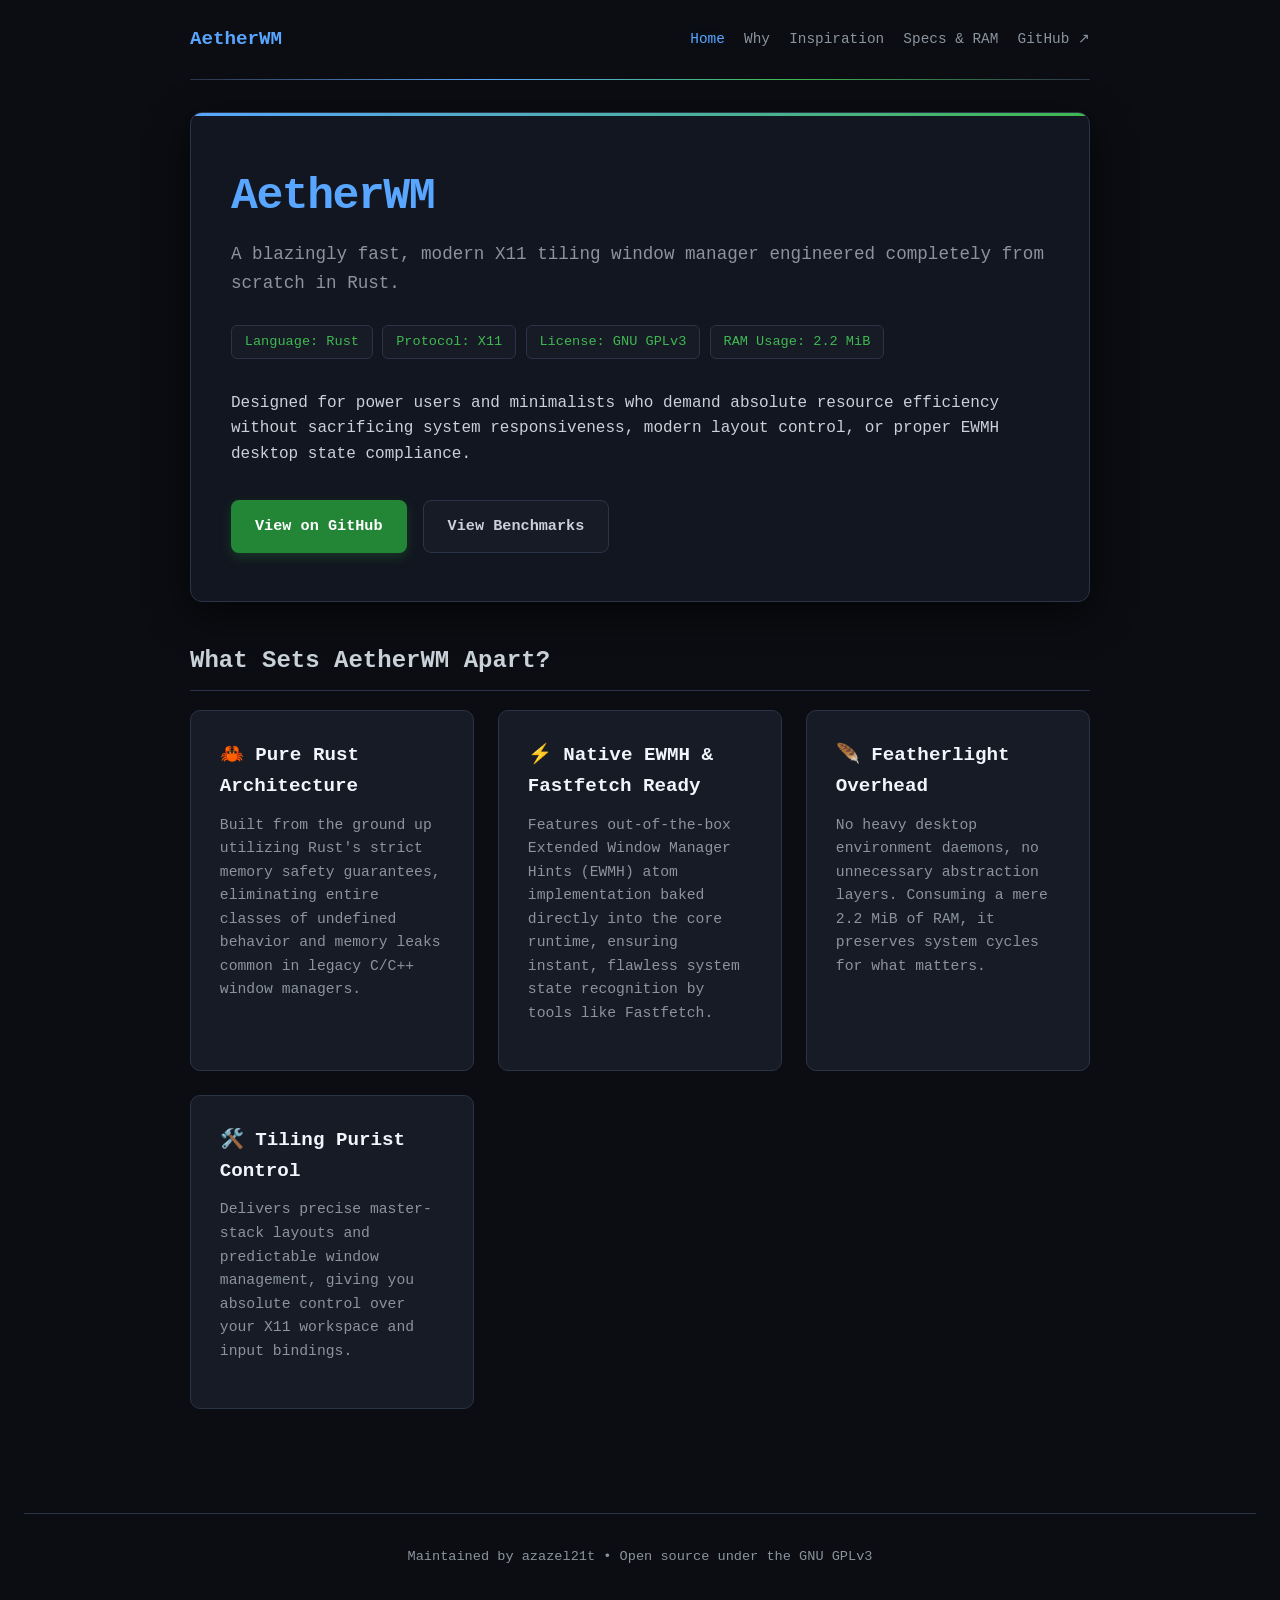
<file: index.html>
<!DOCTYPE html>
<html lang="en">
<head><link rel="icon" type="image/svg+xml" href="icon.svg">
    <meta charset="UTF-8">
    <meta name="viewport" content="width=device-width, initial-scale=1.0">
    <title>AetherWM — Uncompromising Rust X11 Tiling Window Manager</title>
    <link rel="stylesheet" href="style.css">
</head>
<body>
    <nav class="navbar">
        <a href="index.html" class="nav-brand">AetherWM</a>
        <div class="nav-links">
            <a href="index.html" class="active">Home</a>
            <a href="why.html">Why</a>
            <a href="inspiration.html">Inspiration</a>
            <a href="specs.html">Specs & RAM</a>
            <a href="https://github.com/azazel21t/AetherWM" target="_blank">GitHub ↗</a>
        </div>
    </nav>

    <div class="container">
        <header>
            <h1>AetherWM</h1>
            <div class="subtitle">A blazingly fast, modern X11 tiling window manager engineered completely from scratch in Rust.</div>
            
            <div class="badge-container">
                <span class="badge">Language: Rust</span>
                <span class="badge">Protocol: X11</span>
                <span class="badge">License: GNU GPLv3</span>
                <span class="badge">RAM Usage: 2.2 MiB</span>
            </div>

            <p>Designed for power users and minimalists who demand absolute resource efficiency without sacrificing system responsiveness, modern layout control, or proper EWMH desktop state compliance.</p>

            <div class="btn-container">
                <a href="https://github.com/azazel21t/AetherWM" class="btn">View on GitHub</a>
                <a href="specs.html" class="btn btn-secondary">View Benchmarks</a>
            </div>
        </header>

        <h2 class="section-title">What Sets AetherWM Apart?</h2>
        <div class="features-grid">
            <div class="feature-card">
                <h3>🦀 Pure Rust Architecture</h3>
                <p>Built from the ground up utilizing Rust's strict memory safety guarantees, eliminating entire classes of undefined behavior and memory leaks common in legacy C/C++ window managers.</p>
            </div>
            <div class="feature-card">
                <h3>⚡ Native EWMH & Fastfetch Ready</h3>
                <p>Features out-of-the-box Extended Window Manager Hints (EWMH) atom implementation baked directly into the core runtime, ensuring instant, flawless system state recognition by tools like Fastfetch.</p>
            </div>
            <div class="feature-card">
                <h3>🪶 Featherlight Overhead</h3>
                <p>No heavy desktop environment daemons, no unnecessary abstraction layers. Consuming a mere 2.2 MiB of RAM, it preserves system cycles for what matters.</p>
            </div>
            <div class="feature-card">
                <h3>🛠️ Tiling Purist Control</h3>
                <p>Delivers precise master-stack layouts and predictable window management, giving you absolute control over your X11 workspace and input bindings.</p>
            </div>
        </div>
    </div>

    <footer>
        Maintained by azazel21t • Open source under the GNU GPLv3
    </footer>
</body>
</html>
</file>
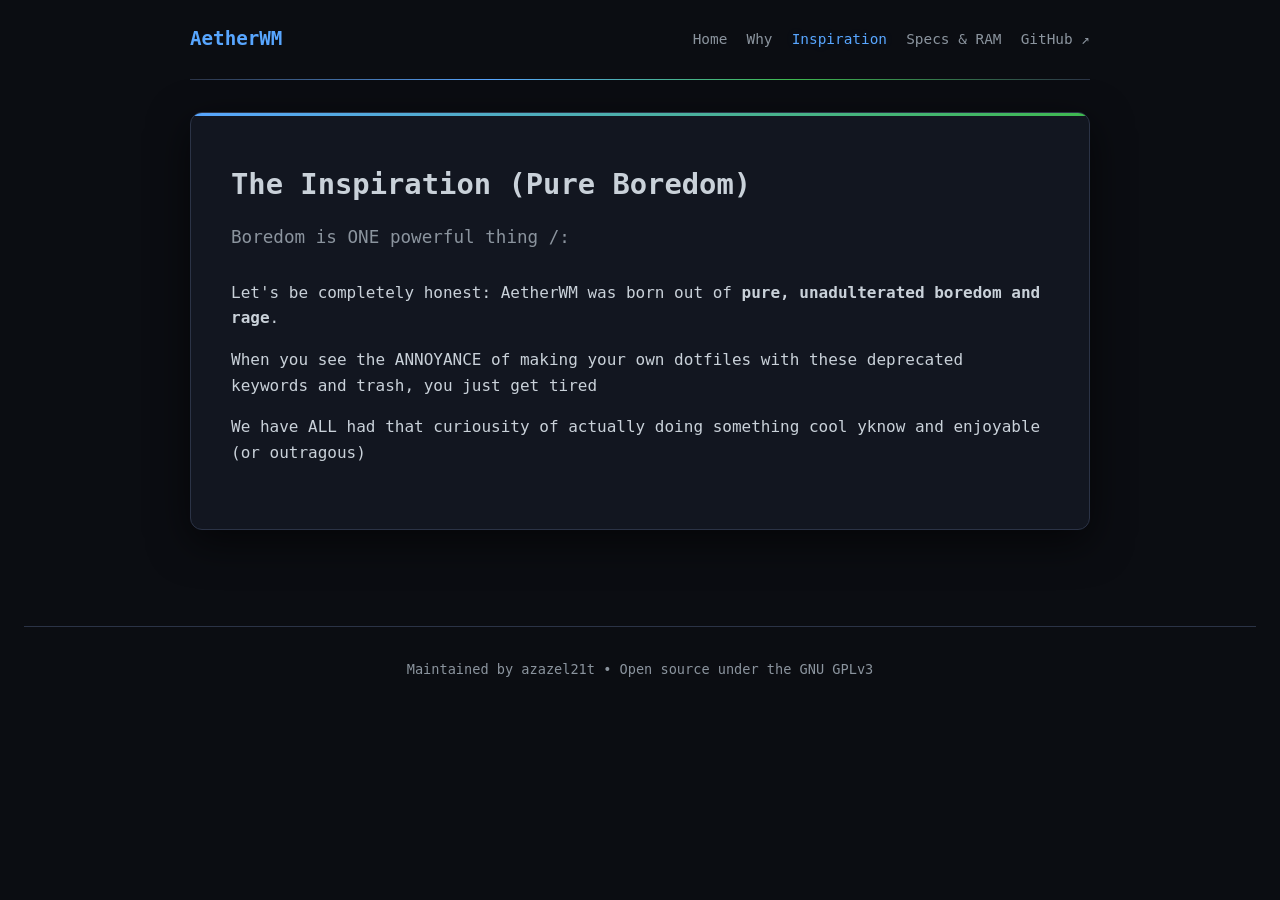
<file: inspiration.html>
<!DOCTYPE html>
<html lang="en">
<head><link rel="icon" type="image/svg+xml" href="icon.svg">
    <meta charset="UTF-8">
    <meta name="viewport" content="width=device-width, initial-scale=1.0">
    <title>Inspiration — AetherWM</title>
    <link rel="stylesheet" href="style.css">
</head>
<body>
    <nav class="navbar">
        <a href="index.html" class="nav-brand">AetherWM</a>
        <div class="nav-links">
            <a href="index.html">Home</a>
            <a href="why.html">Why</a>
            <a href="inspiration.html" class="active">Inspiration</a>
            <a href="specs.html">Specs & RAM</a>
            <a href="https://github.com/azazel21t/AetherWM" target="_blank">GitHub ↗</a>
        </div>
    </nav>

    <div class="container">
        <div class="content-box">
            <h2>The Inspiration (Pure Boredom)</h2>
            <p class="subtitle">Boredom is ONE powerful thing /:</p>
            
            <p>Let's be completely honest: AetherWM was born out of <strong>pure, unadulterated boredom and rage</strong>.</p>
            
            <p>When you see the ANNOYANCE of making your own dotfiles with these deprecated keywords and trash, you just get tired</p>

            <p>We have ALL had that curiousity of actually doing something cool yknow and enjoyable (or outragous)</p>
        </div>
    </div>

    <footer>
        Maintained by azazel21t • Open source under the GNU GPLv3
    </footer>
</body>
</html>
</file>
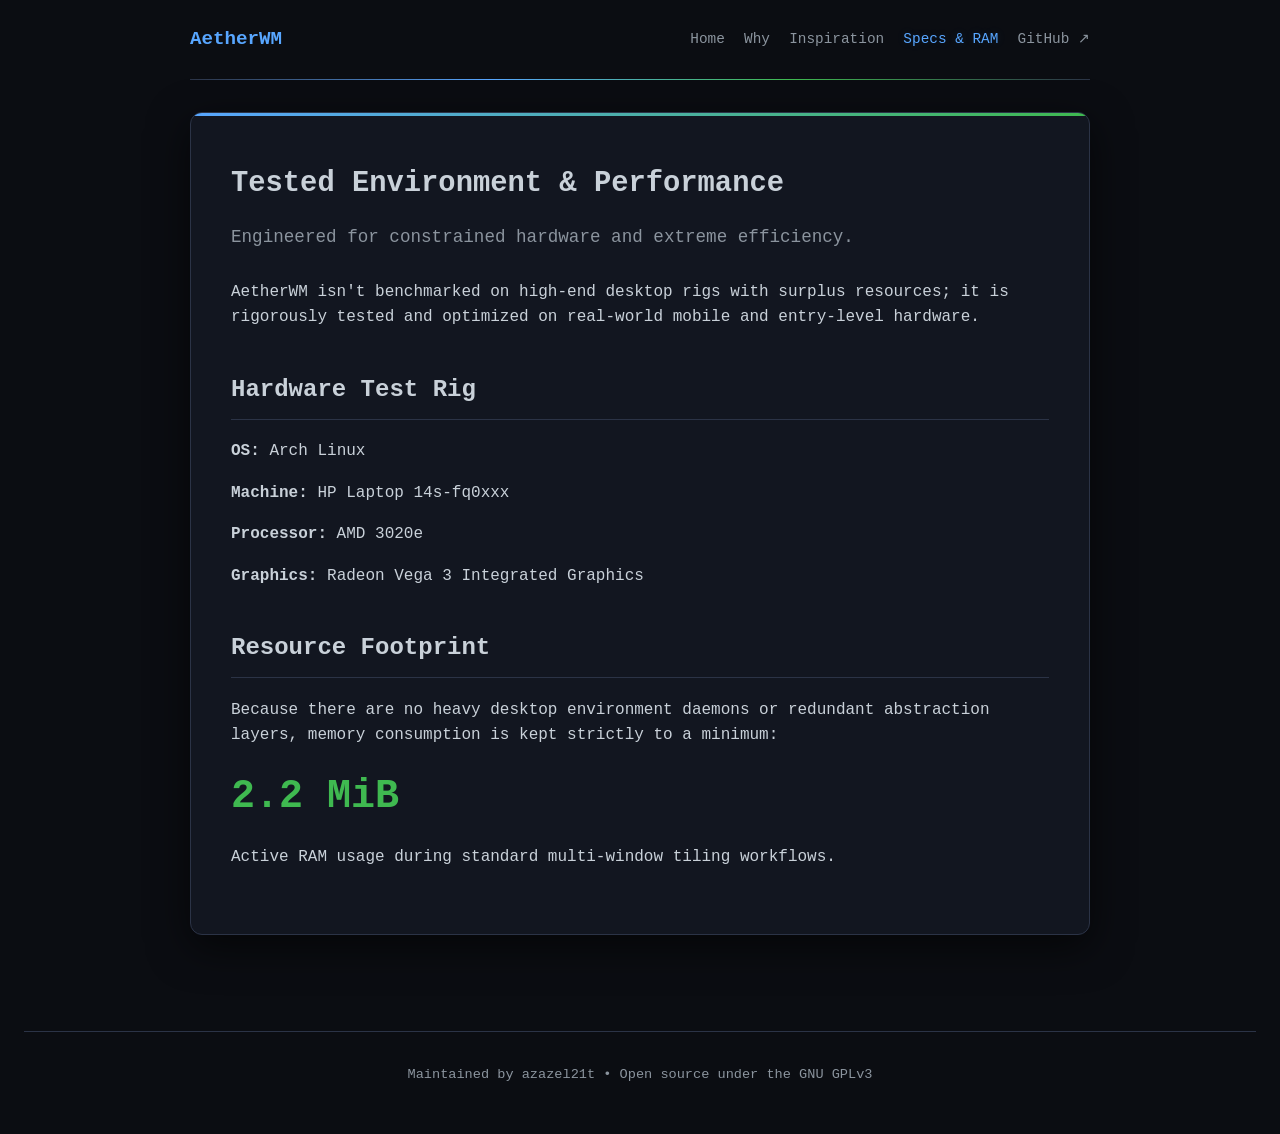
<file: specs.html>
<!DOCTYPE html>
<html lang="en">
<head><link rel="icon" type="image/svg+xml" href="icon.svg">
    <meta charset="UTF-8">
    <meta name="viewport" content="width=device-width, initial-scale=1.0">
    <title>Specs & Benchmarks — AetherWM</title>
    <link rel="stylesheet" href="style.css">
</head>
<body>
    <nav class="navbar">
        <a href="index.html" class="nav-brand">AetherWM</a>
        <div class="nav-links">
            <a href="index.html">Home</a>
            <a href="why.html">Why</a>
            <a href="inspiration.html">Inspiration</a>
            <a href="specs.html" class="active">Specs & RAM</a>
            <a href="https://github.com/azazel21t/AetherWM" target="_blank">GitHub ↗</a>
        </div>
    </nav>

    <div class="container">
        <div class="content-box">
            <h2>Tested Environment & Performance</h2>
            <p class="subtitle">Engineered for constrained hardware and extreme efficiency.</p>
            
            <p>AetherWM isn't benchmarked on high-end desktop rigs with surplus resources; it is rigorously tested and optimized on real-world mobile and entry-level hardware.</p>

            <h3 class="section-title">Hardware Test Rig</h3>
            <p><strong>OS:</strong> Arch Linux</p>
            <p><strong>Machine:</strong> HP Laptop 14s-fq0xxx</p>
            <p><strong>Processor:</strong> AMD 3020e</p>
            <p><strong>Graphics:</strong> Radeon Vega 3 Integrated Graphics</p>

            <h3 class="section-title">Resource Footprint</h3>
            <p>Because there are no heavy desktop environment daemons or redundant abstraction layers, memory consumption is kept strictly to a minimum:</p>
            
            <div class="highlight-stat">2.2 MiB</div>
            <p>Active RAM usage during standard multi-window tiling workflows.</p>
        </div>
    </div>

    <footer>
        Maintained by azazel21t • Open source under the GNU GPLv3
    </footer>
</body>
</html>
</file>
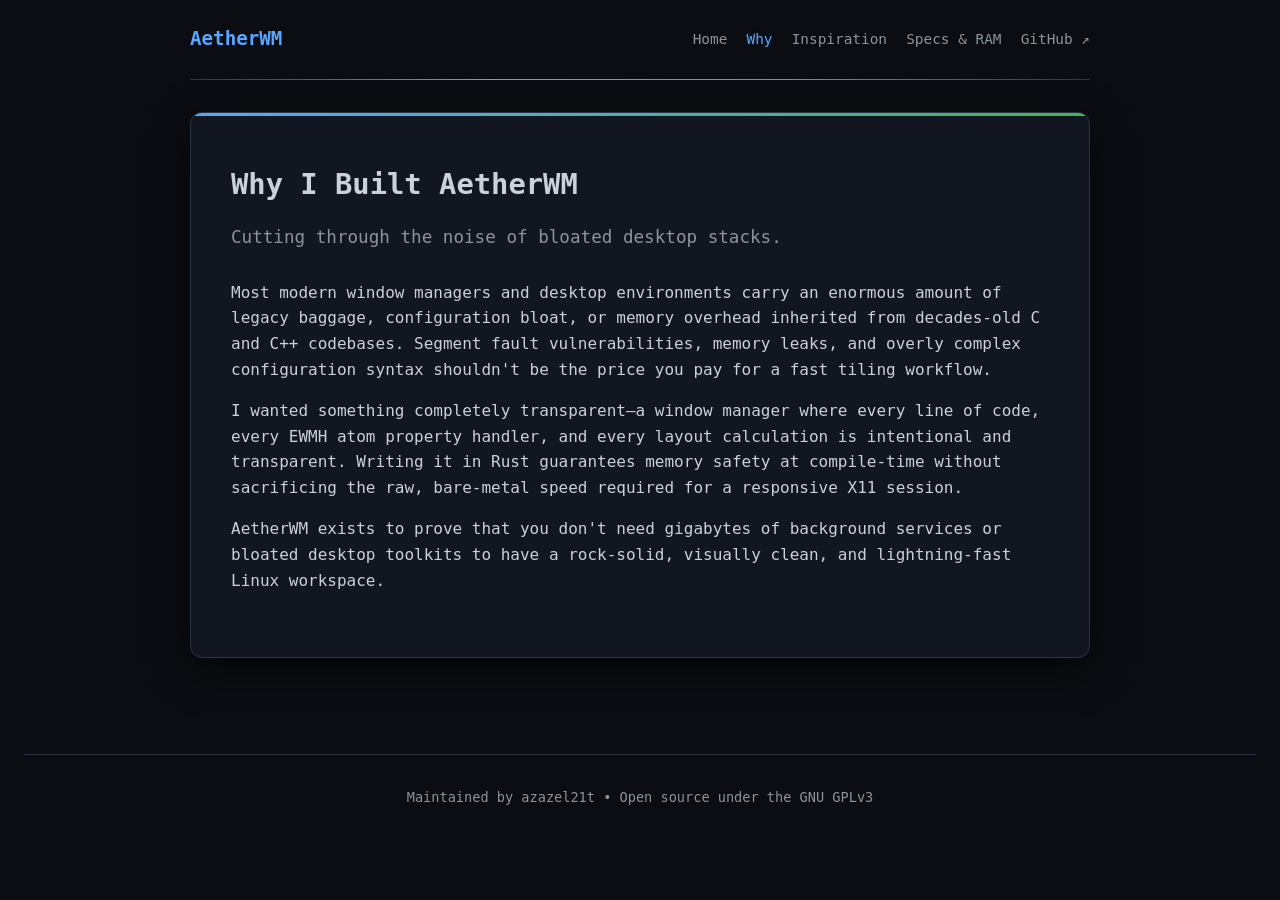
<file: why.html>
<!DOCTYPE html>
<html lang="en">
<head><link rel="icon" type="image/svg+xml" href="icon.svg">
    <meta charset="UTF-8">
    <meta name="viewport" content="width=device-width, initial-scale=1.0">
    <title>Why AetherWM — The Rationale</title>
    <link rel="stylesheet" href="style.css">
</head>
<body>
    <nav class="navbar">
        <a href="index.html" class="nav-brand">AetherWM</a>
        <div class="nav-links">
            <a href="index.html">Home</a>
            <a href="why.html" class="active">Why</a>
            <a href="inspiration.html">Inspiration</a>
            <a href="specs.html">Specs & RAM</a>
            <a href="https://github.com/azazel21t/AetherWM" target="_blank">GitHub ↗</a>
        </div>
    </nav>

    <div class="container">
        <div class="content-box">
            <h2>Why I Built AetherWM</h2>
            <p class="subtitle">Cutting through the noise of bloated desktop stacks.</p>
            
            <p>Most modern window managers and desktop environments carry an enormous amount of legacy baggage, configuration bloat, or memory overhead inherited from decades-old C and C++ codebases. Segment fault vulnerabilities, memory leaks, and overly complex configuration syntax shouldn't be the price you pay for a fast tiling workflow.</p>
            
            <p>I wanted something completely transparent—a window manager where every line of code, every EWMH atom property handler, and every layout calculation is intentional and transparent. Writing it in Rust guarantees memory safety at compile-time without sacrificing the raw, bare-metal speed required for a responsive X11 session.</p>

            <p>AetherWM exists to prove that you don't need gigabytes of background services or bloated desktop toolkits to have a rock-solid, visually clean, and lightning-fast Linux workspace.</p>
        </div>
    </div>

    <footer>
        Maintained by azazel21t • Open source under the GNU GPLv3
    </footer>
</body>
</html>
</file>
<file: style.css>
:root {
    --bg-base: #0b0d12;
    --bg-surface: #121620;
    --bg-card: #161b26;
    --border-color: #2b3346;
    --text-main: #c9d1d9;
    --text-muted: #8b949e;
    --accent-blue: #58a6ff;
    --accent-green: #3fb950;
    --accent-glow: rgba(88, 166, 255, 0.15);
    --font-mono: monospace, sans-serif;
}

* {
    box-sizing: border-box;
    margin: 0;
    padding: 0;
}

body {
    background-color: var(--bg-base);
    color: var(--text-main);
    font-family: var(--font-mono);
    line-height: 1.6;
    padding: 0 1.5rem 3rem 1.5rem;
    display: flex;
    flex-direction: column;
    align-items: center;
    min-height: 100vh;
    overflow-x: hidden;
}

/* Navbar */
.navbar {
    width: 100%;
    max-width: 900px;
    display: flex;
    justify-content: space-between;
    align-items: center;
    padding: 1.5rem 0;
    margin-bottom: 2rem;
    border-bottom: 1px solid var(--border-color);
    position: sticky;
    top: 0;
    background-color: var(--bg-base);
    z-index: 100;
    backdrop-filter: blur(10px);
}

/* Optional: Add an Aurora accent line right below the navbar border */
.navbar::after {
    content: '';
    position: absolute;
    bottom: -1px;
    left: 0;
    width: 100%;
    height: 1px;
    background: linear-gradient(90deg, transparent, var(--accent-blue), var(--accent-green), transparent);
}

.nav-brand {
    color: var(--accent-blue);
    font-weight: 700;
    font-size: 1.2rem;
    text-decoration: none;
    display: flex;
    align-items: center;
    gap: 0.5rem;
}

.nav-links {
    display: flex;
    gap: 1.2rem;
    flex-wrap: wrap;
}

.nav-links a {
    color: var(--text-muted);
    text-decoration: none;
    font-size: 0.9rem;
    transition: color 0.2s;
}

.nav-links a:hover, .nav-links a.active {
    color: var(--accent-blue);
    text-shadow: 0 0 10px var(--accent-glow);
}

.container {
    max-width: 900px;
    width: 100%;
}

header, .content-box {
    background: var(--bg-surface);
    border: 1px solid var(--border-color);
    border-radius: 12px;
    padding: 3rem 2.5rem;
    margin-bottom: 2rem;
    box-shadow: 0 12px 40px rgba(0, 0, 0, 0.6);
    position: relative;
    overflow: hidden;
}

header::before, .content-box::before {
    content: '';
    position: absolute;
    top: 0;
    left: 0;
    width: 100%;
    height: 3px;
    background: linear-gradient(90deg, var(--accent-blue), var(--accent-green));
}

h1 {
    color: var(--accent-blue);
    font-size: 2.8rem;
    margin-bottom: 0.5rem;
    letter-spacing: -1.5px;
    font-weight: 700;
}

h2 {
    color: var(--text-main);
    font-size: 1.8rem;
    margin-bottom: 1rem;
}

p {
    margin-bottom: 1rem;
    color: var(--text-main);
}

.subtitle {
    color: var(--text-muted);
    font-size: 1.1rem;
    margin-bottom: 1.8rem;
}

.badge-container {
    display: flex;
    gap: 0.6rem;
    flex-wrap: wrap;
    margin-bottom: 2rem;
}

.badge {
    background: var(--bg-card);
    border: 1px solid var(--border-color);
    color: var(--accent-green);
    padding: 0.3rem 0.8rem;
    border-radius: 6px;
    font-size: 0.85rem;
    font-weight: 500;
}

.section-title {
    color: var(--text-main);
    font-size: 1.5rem;
    margin: 2.5rem 0 1.2rem 0;
    display: flex;
    align-items: center;
    gap: 0.5rem;
    border-bottom: 1px solid var(--border-color);
    padding-bottom: 0.6rem;
}

.features-grid {
    display: grid;
    grid-template-columns: repeat(auto-fit, minmax(260px, 1fr));
    gap: 1.5rem;
    margin-bottom: 2.5rem;
}

.feature-card {
    background: var(--bg-card);
    border: 1px solid var(--border-color);
    border-radius: 10px;
    padding: 1.8rem;
    transition: all 0.25s cubic-bezier(0.4, 0, 0.2, 1);
}

.feature-card:hover {
    border-color: var(--accent-blue);
    transform: translateY(-3px);
    box-shadow: 0 8px 25px var(--accent-glow);
}

.feature-card h3 {
    color: #f0f6fc;
    margin-bottom: 0.75rem;
    font-size: 1.2rem;
}

.feature-card p {
    color: var(--text-muted);
    font-size: 0.92rem;
}

pre {
    background: var(--bg-surface);
    border: 1px solid var(--border-color);
    border-radius: 10px;
    padding: 1.5rem;
    overflow-x: auto;
    color: var(--accent-green);
    font-size: 0.95rem;
    margin: 1.5rem 0;
    box-shadow: inset 0 2px 8px rgba(0, 0, 0, 0.4);
}

.highlight-stat {
    font-size: 2.5rem;
    font-weight: bold;
    color: var(--accent-green);
    margin: 1rem 0;
}

.btn-container {
    display: flex;
    gap: 1rem;
    margin-top: 2rem;
    flex-wrap: wrap;
}

a.btn {
    background: #238636;
    color: #ffffff;
    padding: 0.85rem 1.5rem;
    border-radius: 8px;
    text-decoration: none;
    font-weight: bold;
    font-size: 0.95rem;
    transition: all 0.2s ease;
    display: inline-flex;
    align-items: center;
    gap: 0.5rem;
    box-shadow: 0 4px 12px rgba(35, 134, 54, 0.3);
}

a.btn:hover {
    background: #2ea043;
    transform: translateY(-1px);
}

a.btn-secondary {
    background: var(--bg-card);
    border: 1px solid var(--border-color);
    color: var(--text-main);
    box-shadow: none;
}

a.btn-secondary:hover {
    background: var(--border-color);
    border-color: var(--text-muted);
}

footer {
    margin-top: 4rem;
    font-size: 0.85rem;
    color: var(--text-muted);
    text-align: center;
    border-top: 1px solid var(--border-color);
    padding-top: 2rem;
    width: 100%;
}
</file>
